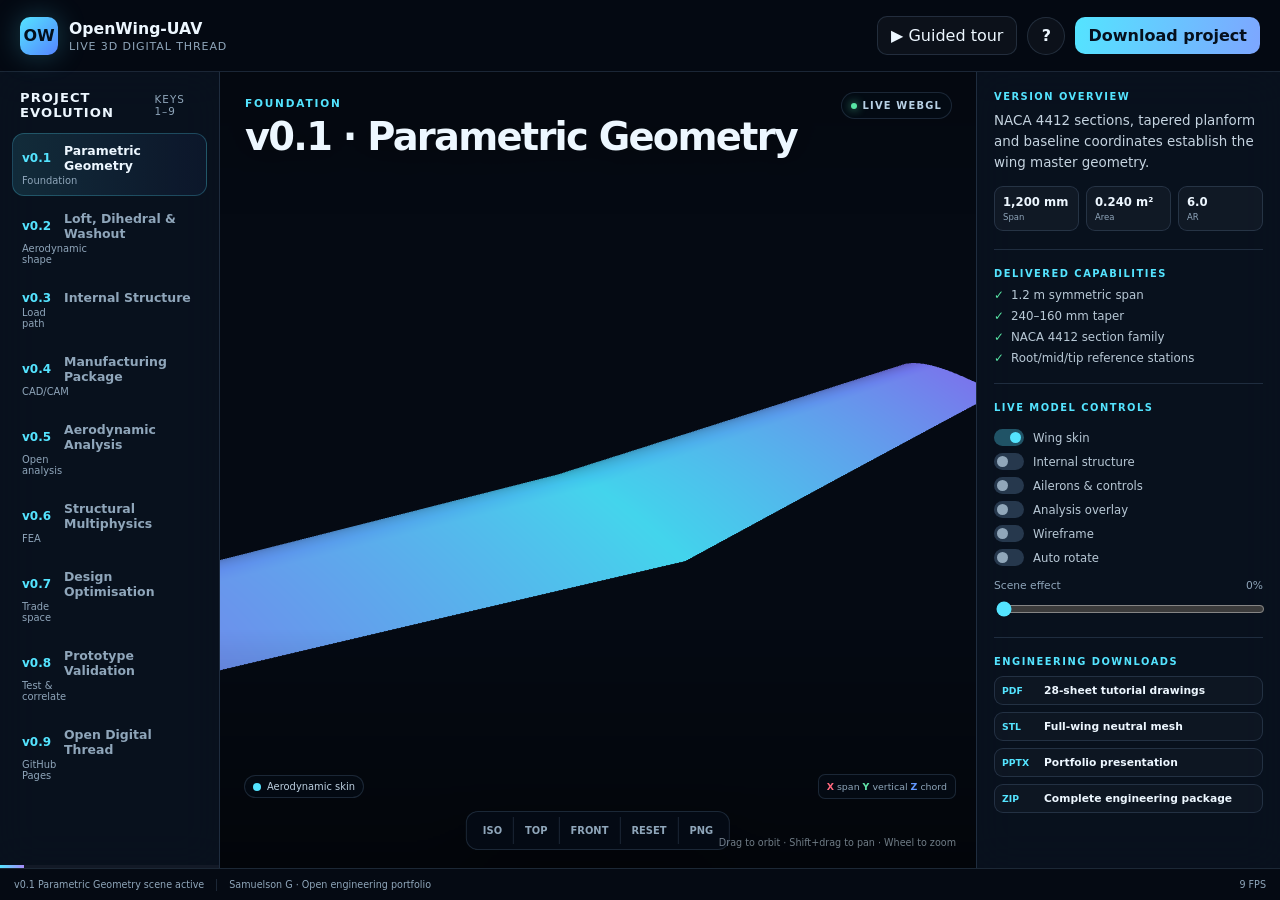
<file: index.html>
<!doctype html>
<html lang="en">
<head>
  <meta charset="utf-8">
  <meta name="viewport" content="width=device-width, initial-scale=1, viewport-fit=cover">
  <meta name="theme-color" content="#07111f">
  <meta name="description" content="OpenWing-UAV live 3D engineering digital thread from version 0.1 to 0.9.">
  <title>OpenWing-UAV · Live 3D Digital Thread</title>
  <link rel="manifest" href="manifest.webmanifest">
  <link rel="stylesheet" href="styles.css">
</head>
<body>
  <noscript><div class="noscript">This application requires JavaScript for the live 3D model.</div></noscript>
  <div id="loading" class="loading"><div class="spinner"></div><strong>Building OpenWing-UAV</strong><span>Generating parametric geometry and engineering overlays…</span></div>
  <header class="topbar">
    <a class="brand" href="#v0.1" aria-label="OpenWing-UAV home">
      <span class="brand-mark">OW</span><span><strong>OpenWing-UAV</strong><small>Live 3D Digital Thread</small></span>
    </a>
    <div class="top-actions">
      <button id="tourBtn" class="text-button" type="button">▶ Guided tour</button>
      <button id="helpBtn" class="icon-button" type="button" aria-label="Open controls help">?</button>
      <a class="primary-link" href="assets/downloads/OpenWing-UAV-Complete-Engineering-Package.zip" download>Download project</a>
    </div>
  </header>

  <main class="app-shell">
    <aside class="version-panel panel" aria-label="Project versions">
      <div class="panel-title"><span>Project evolution</span><small>Keys 1–9</small></div>
      <nav id="versionNav" class="version-nav"></nav>
      <div class="version-progress"><span id="progressBar"></span></div>
    </aside>

    <section class="viewer" aria-label="Interactive 3D wing viewer">
      <canvas id="glCanvas"></canvas>
      <canvas id="chartCanvas" aria-label="Engineering chart"></canvas>
      <div class="viewer-gradient"></div>
      <div class="viewer-head">
        <div><span id="versionTag" class="eyebrow">Foundation</span><h1 id="versionTitle">Parametric Geometry</h1></div>
        <div class="live-badge"><span></span>LIVE WEBGL</div>
      </div>
      <div id="sceneLegend" class="scene-legend"></div>
      <div class="coordinate-chip"><b>X</b> span <b>Y</b> vertical <b>Z</b> chord</div>
      <div class="viewport-toolbar" role="toolbar" aria-label="3D view controls">
        <button data-view="iso" title="Isometric view">ISO</button>
        <button data-view="top" title="Top view">TOP</button>
        <button data-view="front" title="Front view">FRONT</button>
        <button id="resetViewBtn" title="Reset camera">RESET</button>
        <button id="screenshotBtn" title="Save PNG screenshot">PNG</button>
      </div>
      <div class="mouse-help">Drag to orbit · Shift+drag to pan · Wheel to zoom</div>
    </section>

    <aside class="detail-panel panel">
      <div class="detail-scroll">
        <section>
          <div class="section-label">Version overview</div>
          <p id="versionSummary" class="summary"></p>
          <div id="metricGrid" class="metric-grid"></div>
        </section>
        <section>
          <div class="section-label">Delivered capabilities</div>
          <ul id="featureList" class="feature-list"></ul>
        </section>
        <section class="controls-section">
          <div class="section-label">Live model controls</div>
          <label class="toggle"><input id="skinToggle" type="checkbox" checked><span></span>Wing skin</label>
          <label class="toggle"><input id="structureToggle" type="checkbox"><span></span>Internal structure</label>
          <label class="toggle"><input id="aileronsToggle" type="checkbox"><span></span>Ailerons & controls</label>
          <label class="toggle"><input id="overlayToggle" type="checkbox"><span></span>Analysis overlay</label>
          <label class="toggle"><input id="wireToggle" type="checkbox"><span></span>Wireframe</label>
          <label class="toggle"><input id="rotateToggle" type="checkbox"><span></span>Auto rotate</label>
          <label class="range-label" for="effectRange"><span id="effectLabel">Exploded view</span><output id="effectOutput">0%</output></label>
          <input id="effectRange" type="range" min="0" max="100" value="0">
        </section>
        <section id="candidateSection" class="candidate-section" hidden>
          <div class="section-label">Optimisation candidate</div>
          <div class="segmented" id="candidateButtons">
            <button data-candidate="lightweight">Light</button><button data-candidate="balanced" class="active">Balanced</button><button data-candidate="stiff">Stiff</button>
          </div>
        </section>
        <section>
          <div class="section-label">Engineering downloads</div>
          <div class="download-list">
            <a href="assets/downloads/OpenWing-UAV-Full-Tutorial-Drawings.pdf" download><span>PDF</span><b>28-sheet tutorial drawings</b></a>
            <a href="assets/downloads/OWU-1000_Full_Wing_Assembly.stl" download><span>STL</span><b>Full-wing neutral mesh</b></a>
            <a href="assets/downloads/OpenWing-UAV-v1.0-portfolio.pptx" download><span>PPTX</span><b>Portfolio presentation</b></a>
            <a href="assets/downloads/OpenWing-UAV-Complete-Engineering-Package.zip" download><span>ZIP</span><b>Complete engineering package</b></a>
          </div>
        </section>
      </div>
    </aside>
  </main>

  <footer class="statusbar">
    <span id="statusText">Parametric surface ready</span>
    <span class="status-separator"></span>
    <span>Samuelson G · Open engineering portfolio</span>
    <span class="status-spacer"></span>
    <span id="fpsText">60 FPS</span>
  </footer>

  <dialog id="helpDialog">
    <button id="closeHelp" class="dialog-close" aria-label="Close">×</button>
    <span class="eyebrow">Viewer controls</span><h2>Explore the digital thread</h2>
    <div class="help-grid">
      <div><kbd>1–9</kbd><p>Jump between project versions.</p></div>
      <div><kbd>Drag</kbd><p>Orbit the camera around the wing.</p></div>
      <div><kbd>Shift + drag</kbd><p>Pan the camera target.</p></div>
      <div><kbd>Wheel</kbd><p>Zoom in and out.</p></div>
      <div><kbd>W</kbd><p>Toggle wireframe.</p></div>
      <div><kbd>R</kbd><p>Reset the isometric view.</p></div>
      <div><kbd>E</kbd><p>Toggle exploded structure.</p></div>
      <div><kbd>Space</kbd><p>Start or stop the guided tour.</p></div>
    </div>
    <p class="dialog-note">The 3D scene is generated directly from the OpenWing baseline dimensions. Analysis colours and deformations use the project’s generated aerodynamic and equivalent-beam datasets.</p>
  </dialog>

  <script src="data/app-data.js"></script>
  <script src="app.js"></script>
</body>
</html>
</file>
<file: styles.css>
:root{color-scheme:dark;--bg:#050a13;--panel:rgba(9,18,32,.90);--panel2:#0d1a2d;--line:rgba(159,205,255,.15);--text:#edf7ff;--muted:#8fa6ba;--cyan:#54e4ff;--blue:#5584ff;--violet:#a78bfa;--orange:#ffb44d;--red:#ff647c;--green:#58e6a5;--shadow:0 20px 60px rgba(0,0,0,.35);font-family:Inter,ui-sans-serif,system-ui,-apple-system,BlinkMacSystemFont,"Segoe UI",sans-serif}
*{box-sizing:border-box}html,body{width:100%;height:100%;margin:0;overflow:hidden;background:var(--bg);color:var(--text)}button,a,input{font:inherit}.noscript{position:fixed;inset:0;display:grid;place-items:center;background:#050a13;z-index:100;color:white}.loading{position:fixed;inset:0;z-index:99;display:flex;flex-direction:column;align-items:center;justify-content:center;gap:10px;background:radial-gradient(circle at 50% 40%,#12375a,#050a13 55%);transition:opacity .5s,visibility .5s}.loading.hidden{opacity:0;visibility:hidden}.loading span{color:var(--muted);font-size:.9rem}.spinner{width:54px;height:54px;border:2px solid rgba(84,228,255,.16);border-top-color:var(--cyan);border-radius:50%;animation:spin 1s linear infinite}@keyframes spin{to{transform:rotate(360deg)}}
.topbar{height:72px;display:flex;align-items:center;justify-content:space-between;padding:0 20px;border-bottom:1px solid var(--line);background:rgba(5,10,19,.88);backdrop-filter:blur(18px);position:relative;z-index:12}.brand{display:flex;align-items:center;gap:11px;color:var(--text);text-decoration:none}.brand-mark{display:grid;place-items:center;width:38px;height:38px;border-radius:10px;background:linear-gradient(135deg,var(--cyan),var(--blue));color:#03101c;font-weight:900;box-shadow:0 0 28px rgba(84,228,255,.25)}.brand strong,.brand small{display:block}.brand strong{font-size:.98rem}.brand small{font-size:.69rem;color:var(--muted);letter-spacing:.08em;text-transform:uppercase;margin-top:2px}.top-actions{display:flex;align-items:center;gap:10px}.text-button,.icon-button,.primary-link{border:1px solid var(--line);background:rgba(255,255,255,.035);color:var(--text);border-radius:10px;padding:9px 13px;cursor:pointer;text-decoration:none}.text-button:hover,.icon-button:hover{border-color:rgba(84,228,255,.5)}.icon-button{width:38px;height:38px;padding:0;border-radius:50%;font-weight:800}.primary-link{background:linear-gradient(100deg,var(--cyan),#7da6ff);border:0;color:#06101d;font-weight:800}
.app-shell{height:calc(100% - 104px);display:grid;grid-template-columns:220px minmax(420px,1fr) 304px;position:relative}.panel{background:var(--panel);backdrop-filter:blur(20px);position:relative;z-index:5}.version-panel{border-right:1px solid var(--line);padding:18px 12px;overflow:hidden}.panel-title{display:flex;justify-content:space-between;align-items:center;padding:0 8px 13px;color:var(--text);font-weight:800;font-size:.82rem;text-transform:uppercase;letter-spacing:.08em}.panel-title small{color:var(--muted);font-weight:500;font-size:.65rem}.version-nav{display:flex;flex-direction:column;gap:5px}.version-button{display:grid;grid-template-columns:42px 1fr;align-items:center;text-align:left;width:100%;border:1px solid transparent;border-radius:12px;background:transparent;color:var(--muted);padding:9px;cursor:pointer;transition:.2s}.version-button:hover{background:rgba(255,255,255,.035);color:var(--text)}.version-button.active{background:linear-gradient(90deg,rgba(84,228,255,.13),rgba(85,132,255,.06));border-color:rgba(84,228,255,.24);color:var(--text)}.version-button b{color:var(--cyan);font-size:.75rem}.version-button span{display:block;font-weight:700;font-size:.78rem}.version-button small{display:block;font-size:.62rem;color:var(--muted);margin-top:2px}.version-progress{position:absolute;bottom:0;left:0;right:0;height:3px;background:rgba(255,255,255,.04)}.version-progress span{display:block;height:100%;width:11%;background:linear-gradient(90deg,var(--cyan),var(--violet));transition:width .4s}
.viewer{position:relative;min-width:0;overflow:hidden;background:radial-gradient(circle at 50% 44%,#143759 0,#091625 34%,#050a13 72%)}#glCanvas{display:block;width:100%;height:100%;touch-action:none}.viewer-gradient{position:absolute;inset:0;pointer-events:none;background:linear-gradient(180deg,rgba(0,0,0,.16),transparent 18%,transparent 70%,rgba(0,0,0,.45))}.viewer-head{position:absolute;left:25px;top:20px;right:24px;display:flex;align-items:flex-start;justify-content:space-between;pointer-events:none}.viewer-head h1{font-size:clamp(1.6rem,3vw,2.7rem);margin:3px 0;letter-spacing:-.045em;text-shadow:0 4px 28px rgba(0,0,0,.4)}.eyebrow{font-size:.66rem;color:var(--cyan);letter-spacing:.17em;text-transform:uppercase;font-weight:900}.live-badge{font-size:.62rem;letter-spacing:.12em;font-weight:800;color:#b8d1e5;padding:7px 9px;border:1px solid var(--line);border-radius:999px;background:rgba(4,12,22,.65)}.live-badge span{display:inline-block;width:6px;height:6px;border-radius:50%;background:var(--green);margin-right:6px;box-shadow:0 0 10px var(--green);animation:pulse 1.7s infinite}@keyframes pulse{50%{opacity:.35}}.scene-legend{position:absolute;left:24px;bottom:70px;display:flex;gap:8px;flex-wrap:wrap;max-width:65%}.legend-item{display:flex;align-items:center;gap:6px;padding:5px 8px;border-radius:999px;background:rgba(5,12,22,.72);border:1px solid var(--line);font-size:.62rem;color:#bdd0e0}.legend-item i{width:8px;height:8px;border-radius:50%}.coordinate-chip{position:absolute;right:20px;bottom:69px;font-size:.59rem;color:var(--muted);background:rgba(5,12,22,.7);border:1px solid var(--line);padding:6px 8px;border-radius:7px}.coordinate-chip b:nth-child(1){color:#ff687d}.coordinate-chip b:nth-child(2){color:#62e4a9}.coordinate-chip b:nth-child(3){color:#6298ff}.viewport-toolbar{position:absolute;left:50%;bottom:18px;transform:translateX(-50%);display:flex;padding:5px;border:1px solid var(--line);border-radius:12px;background:rgba(5,12,22,.82);box-shadow:var(--shadow)}.viewport-toolbar button{border:0;border-right:1px solid var(--line);background:transparent;color:var(--muted);padding:8px 11px;font-size:.62rem;font-weight:800;cursor:pointer}.viewport-toolbar button:last-child{border-right:0}.viewport-toolbar button:hover{color:var(--cyan)}.mouse-help{position:absolute;right:20px;bottom:20px;color:rgba(200,220,235,.55);font-size:.6rem}#chartCanvas{position:absolute;right:22px;top:93px;width:300px;height:150px;border:1px solid var(--line);border-radius:13px;background:rgba(5,12,22,.76);backdrop-filter:blur(12px);display:none;box-shadow:var(--shadow)}#chartCanvas.visible{display:block}
.detail-panel{border-left:1px solid var(--line);overflow:hidden}.detail-scroll{height:100%;overflow:auto;padding:19px 17px 32px}.detail-scroll section{padding-bottom:18px;margin-bottom:18px;border-bottom:1px solid var(--line)}.detail-scroll section:last-child{border-bottom:0}.section-label{font-size:.62rem;text-transform:uppercase;letter-spacing:.15em;color:var(--cyan);font-weight:900;margin-bottom:9px}.summary{font-size:.84rem;line-height:1.55;color:#c5d4e0;margin:0}.metric-grid{display:grid;grid-template-columns:repeat(3,1fr);gap:7px;margin-top:13px}.metric{background:rgba(255,255,255,.035);border:1px solid var(--line);border-radius:9px;padding:8px}.metric b{display:block;color:var(--text);font-size:.73rem}.metric span{display:block;color:var(--muted);font-size:.53rem;margin-top:3px}.feature-list{list-style:none;padding:0;margin:0;display:grid;gap:7px}.feature-list li{position:relative;padding-left:17px;color:#b8c9d6;font-size:.74rem}.feature-list li:before{content:'✓';position:absolute;left:0;color:var(--green);font-weight:900}.controls-section{display:grid;gap:7px}.toggle{display:flex;align-items:center;gap:9px;color:#b8c9d6;font-size:.73rem;cursor:pointer}.toggle input{position:absolute;opacity:0}.toggle span{width:30px;height:17px;border-radius:99px;background:#26384d;position:relative;transition:.2s}.toggle span:after{content:'';position:absolute;width:11px;height:11px;left:3px;top:3px;border-radius:50%;background:#91a7ba;transition:.2s}.toggle input:checked+span{background:rgba(84,228,255,.32)}.toggle input:checked+span:after{transform:translateX(13px);background:var(--cyan)}.range-label{display:flex;justify-content:space-between;font-size:.67rem;color:var(--muted);margin-top:6px}input[type=range]{width:100%;accent-color:var(--cyan)}.segmented{display:grid;grid-template-columns:repeat(3,1fr);border:1px solid var(--line);border-radius:9px;overflow:hidden}.segmented button{padding:7px 3px;border:0;border-right:1px solid var(--line);background:transparent;color:var(--muted);font-size:.62rem;cursor:pointer}.segmented button:last-child{border:0}.segmented button.active{background:rgba(84,228,255,.16);color:var(--cyan)}.download-list{display:grid;gap:7px}.download-list a{display:grid;grid-template-columns:42px 1fr;align-items:center;text-decoration:none;color:var(--text);border:1px solid var(--line);border-radius:9px;padding:7px;background:rgba(255,255,255,.025)}.download-list a:hover{border-color:rgba(84,228,255,.4)}.download-list span{color:var(--cyan);font-size:.58rem;font-weight:900}.download-list b{font-size:.67rem}
.statusbar{height:32px;display:flex;align-items:center;padding:0 14px;background:#050a13;border-top:1px solid var(--line);font-size:.6rem;color:var(--muted);position:relative;z-index:12}.status-separator{width:1px;height:12px;background:var(--line);margin:0 12px}.status-spacer{flex:1}dialog{border:1px solid rgba(84,228,255,.25);border-radius:20px;background:#091524;color:var(--text);box-shadow:0 30px 90px #000;padding:28px;width:min(680px,calc(100% - 28px))}dialog::backdrop{background:rgba(0,5,12,.72);backdrop-filter:blur(5px)}dialog h2{font-size:2rem;margin:5px 0 22px}.dialog-close{position:absolute;right:15px;top:12px;border:0;background:transparent;color:var(--muted);font-size:1.7rem;cursor:pointer}.help-grid{display:grid;grid-template-columns:repeat(2,1fr);gap:9px}.help-grid div{display:grid;grid-template-columns:76px 1fr;align-items:center;border:1px solid var(--line);border-radius:10px;padding:9px}.help-grid p{font-size:.7rem;color:var(--muted);margin:0}.help-grid kbd{font-size:.64rem;font-weight:800;color:var(--cyan)}.dialog-note{font-size:.72rem;line-height:1.6;color:var(--muted);margin:18px 0 0}
@media(max-width:1050px){.app-shell{grid-template-columns:174px minmax(380px,1fr) 270px}.version-button{grid-template-columns:35px 1fr;padding:7px}.version-button span{font-size:.7rem}.version-button small{display:none}.metric-grid{grid-template-columns:1fr}.mouse-help{display:none}}
@media(max-width:780px){html,body{overflow:auto}.topbar{position:sticky;top:0}.top-actions .text-button{display:none}.primary-link{font-size:.68rem;padding:8px}.app-shell{height:auto;min-height:calc(100vh - 104px);display:block}.version-panel{position:sticky;top:72px;height:58px;border-right:0;border-bottom:1px solid var(--line);padding:7px;overflow-x:auto}.panel-title{display:none}.version-nav{flex-direction:row;width:max-content}.version-button{width:82px;display:block;text-align:center;padding:6px}.version-button small,.version-button span{display:none}.version-button b{font-size:.72rem}.version-progress{display:none}.viewer{height:62vh;min-height:440px}.detail-panel{border-left:0;border-top:1px solid var(--line)}.detail-scroll{height:auto;display:grid;grid-template-columns:repeat(2,1fr);gap:16px}.detail-scroll section{margin:0}.viewer-head h1{font-size:1.7rem}.coordinate-chip{display:none}#chartCanvas{right:12px;top:82px;width:250px;height:130px}.statusbar{position:static}.scene-legend{max-width:92%;bottom:61px}.help-grid{grid-template-columns:1fr}}
@media(max-width:520px){.brand small{display:none}.topbar{padding:0 10px}.primary-link{display:none}.viewer{height:58vh;min-height:390px}.detail-scroll{display:block}.detail-scroll section{margin-bottom:16px}.metric-grid{grid-template-columns:repeat(3,1fr)}#chartCanvas{width:calc(100% - 24px);right:12px;height:118px}.viewer-head{left:15px;right:15px}.live-badge{display:none}.scene-legend{left:12px}.viewport-toolbar button{padding:7px 8px}.statusbar span:nth-of-type(2),.status-separator{display:none}}
</file>
